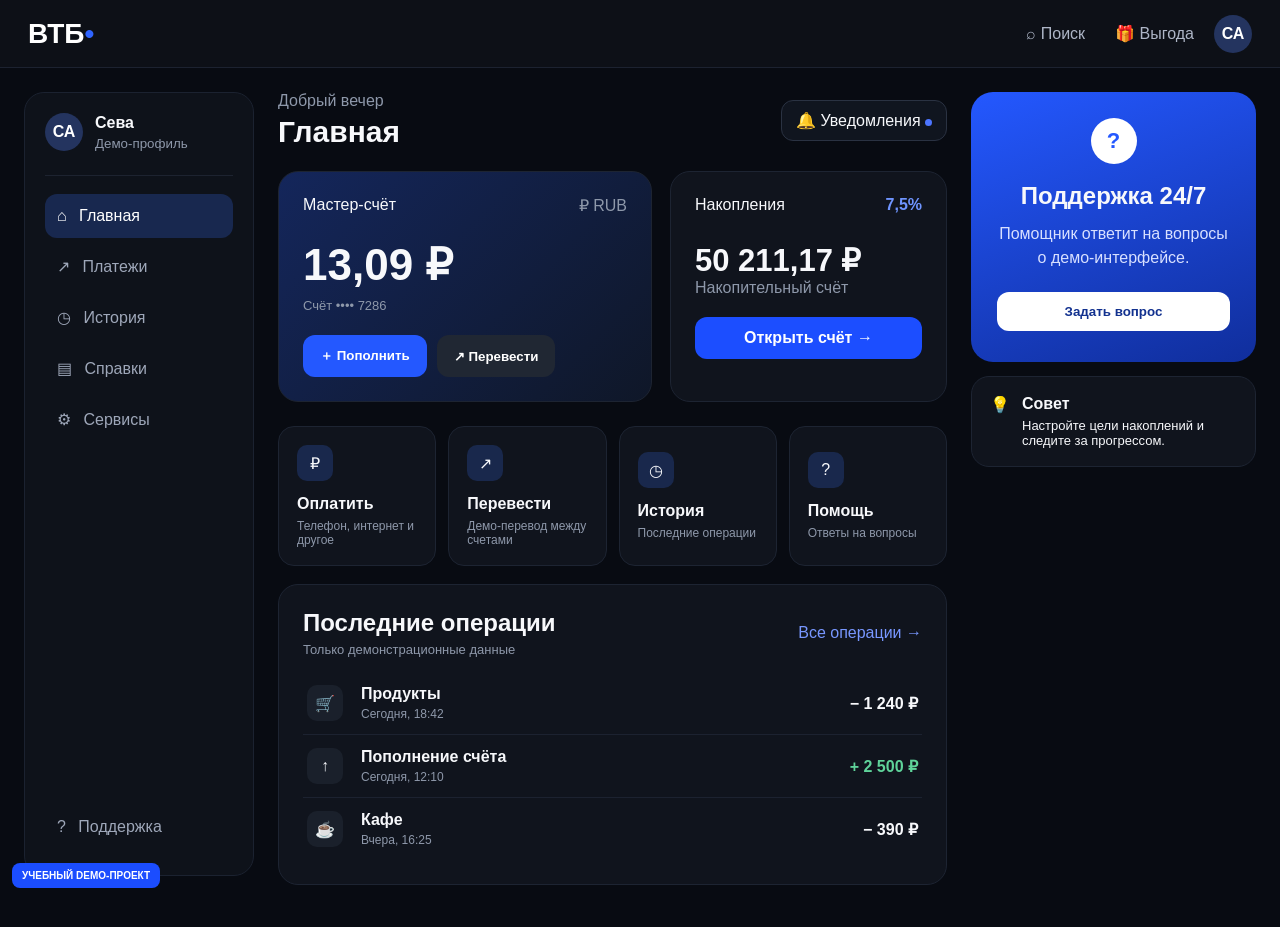
<file: index.html>
<!DOCTYPE html><html lang="ru"><head><meta charset="UTF-8"><meta name="viewport" content="width=device-width,initial-scale=1"><title>Финансовый кабинет — DEMO</title><link rel="stylesheet" href="style.css"></head><body>
<div class="demo-badge">УЧЕБНЫЙ DEMO-ПРОЕКТ</div><header class="header"><button class="icon-btn mobile-menu" data-action="menu">☰</button><a class="logo" href="index.html">ВТБ<span>•</span></a><div class="header-actions"><button class="header-link" data-action="search">⌕ <span>Поиск</span></button><button class="header-link" data-action="bonus">🎁 <span>Выгода</span></button><button class="avatar" data-action="profile">СА</button></div></header>
<div class="layout"><aside class="sidebar" id="sidebar"><div class="user-card"><div class="avatar big">СА</div><div><strong>Сева</strong><small>Демо-профиль</small></div></div><nav><button class="menu-item active" data-section="home">⌂ <span>Главная</span></button><button class="menu-item" data-section="payments">↗ <span>Платежи</span></button><button class="menu-item" data-section="history">◷ <span>История</span></button><button class="menu-item" data-action="help">▤ <span>Справки</span></button><button class="menu-item" data-action="services">⚙ <span>Сервисы</span></button></nav><div class="sidebar-bottom"><button class="menu-item" data-action="support">? <span>Поддержка</span></button></div></aside>
<main class="content"><div class="page-head"><div><p class="eyebrow">Добрый вечер</p><h1 id="pageTitle">Главная</h1></div><button class="outline-btn" data-action="notifications">🔔 Уведомления <span class="dot"></span></button></div>
<section id="homeSection"><div class="balance-grid"><article class="card balance-card"><div class="card-top"><span>Мастер-счёт</span><span class="muted">₽ RUB</span></div><div class="balance">13,09 ₽</div><div class="account-number">Счёт •••• 7286</div><div class="button-row"><button class="primary-btn" data-action="topup">＋ Пополнить</button><button class="secondary-btn" data-action="transfer">↗ Перевести</button></div></article><article class="card savings-mini"><div class="card-top"><span>Накопления</span><span class="rate">7,5%</span></div><h2>50 211,17 ₽</h2><p>Накопительный счёт</p><a class="full-btn" href="savings.html">Открыть счёт →</a></article></div>
<div class="quick-grid"><button class="quick-card" data-action="payment"><span class="quick-icon">₽</span><strong>Оплатить</strong><small>Телефон, интернет и другое</small></button><button class="quick-card" data-action="transfer"><span class="quick-icon">↗</span><strong>Перевести</strong><small>Демо-перевод между счетами</small></button><button class="quick-card" data-action="history"><span class="quick-icon">◷</span><strong>История</strong><small>Последние операции</small></button><button class="quick-card" data-action="support"><span class="quick-icon">?</span><strong>Помощь</strong><small>Ответы на вопросы</small></button></div>
<article class="card"><div class="section-title"><div><h2>Последние операции</h2><p>Только демонстрационные данные</p></div><button class="text-btn" data-action="history">Все операции →</button></div><div class="transactions"><div class="transaction"><span class="tx-icon">🛒</span><div><strong>Продукты</strong><small>Сегодня, 18:42</small></div><b>− 1 240 ₽</b></div><div class="transaction"><span class="tx-icon">↑</span><div><strong>Пополнение счёта</strong><small>Сегодня, 12:10</small></div><b class="plus">+ 2 500 ₽</b></div><div class="transaction"><span class="tx-icon">☕</span><div><strong>Кафе</strong><small>Вчера, 16:25</small></div><b>− 390 ₽</b></div></div></article></section>
<section id="paymentsSection" class="hidden"><article class="card"><div class="section-title"><div><h2>Платежи</h2><p>Интерактивная демонстрация без реальных операций</p></div></div><div class="service-grid"><button class="service-card" data-action="payment-form">📱<strong>Мобильная связь</strong><small>Пополнить номер</small></button><button class="service-card" data-action="payment-form">🌐<strong>Интернет</strong><small>Оплатить интернет</small></button><button class="service-card" data-action="payment-form">🏠<strong>ЖКХ</strong><small>Оплатить коммунальные услуги</small></button><button class="service-card" data-action="payment-form">🎮<strong>Развлечения</strong><small>Демо-оплата</small></button></div></article></section>
<section id="historySection" class="hidden"><article class="card"><div class="section-title"><div><h2>История операций</h2><p>Данные придуманы для демонстрации интерфейса</p></div><button class="outline-btn" data-action="filter">Фильтр</button></div><div class="transactions"><div class="transaction"><span class="tx-icon">🛒</span><div><strong>Продукты</strong><small>13 сентября, 18:42 · Карта</small></div><b>− 1 240 ₽</b></div><div class="transaction"><span class="tx-icon">↑</span><div><strong>Пополнение счёта</strong><small>13 сентября, 12:10 · Демо</small></div><b class="plus">+ 2 500 ₽</b></div><div class="transaction"><span class="tx-icon">☕</span><div><strong>Кафе</strong><small>12 сентября, 16:25 · Карта</small></div><b>− 390 ₽</b></div><div class="transaction"><span class="tx-icon">🎬</span><div><strong>Кино</strong><small>11 сентября, 20:15 · Карта</small></div><b>− 850 ₽</b></div></div></article></section></main>
<aside class="support-panel"><div class="support-card"><span class="support-symbol">?</span><h2>Поддержка 24/7</h2><p>Помощник ответит на вопросы о демо-интерфейсе.</p><button class="white-btn" data-action="support">Задать вопрос</button></div><div class="tip-card">💡 <div><strong>Совет</strong><p>Настройте цели накоплений и следите за прогрессом.</p></div></div></aside></div>
<div class="modal" id="modal"><div class="modal-box"><button class="modal-close" data-action="close">×</button><div id="modalContent"></div></div></div><script src="app.js"></script></body></html>
</file>
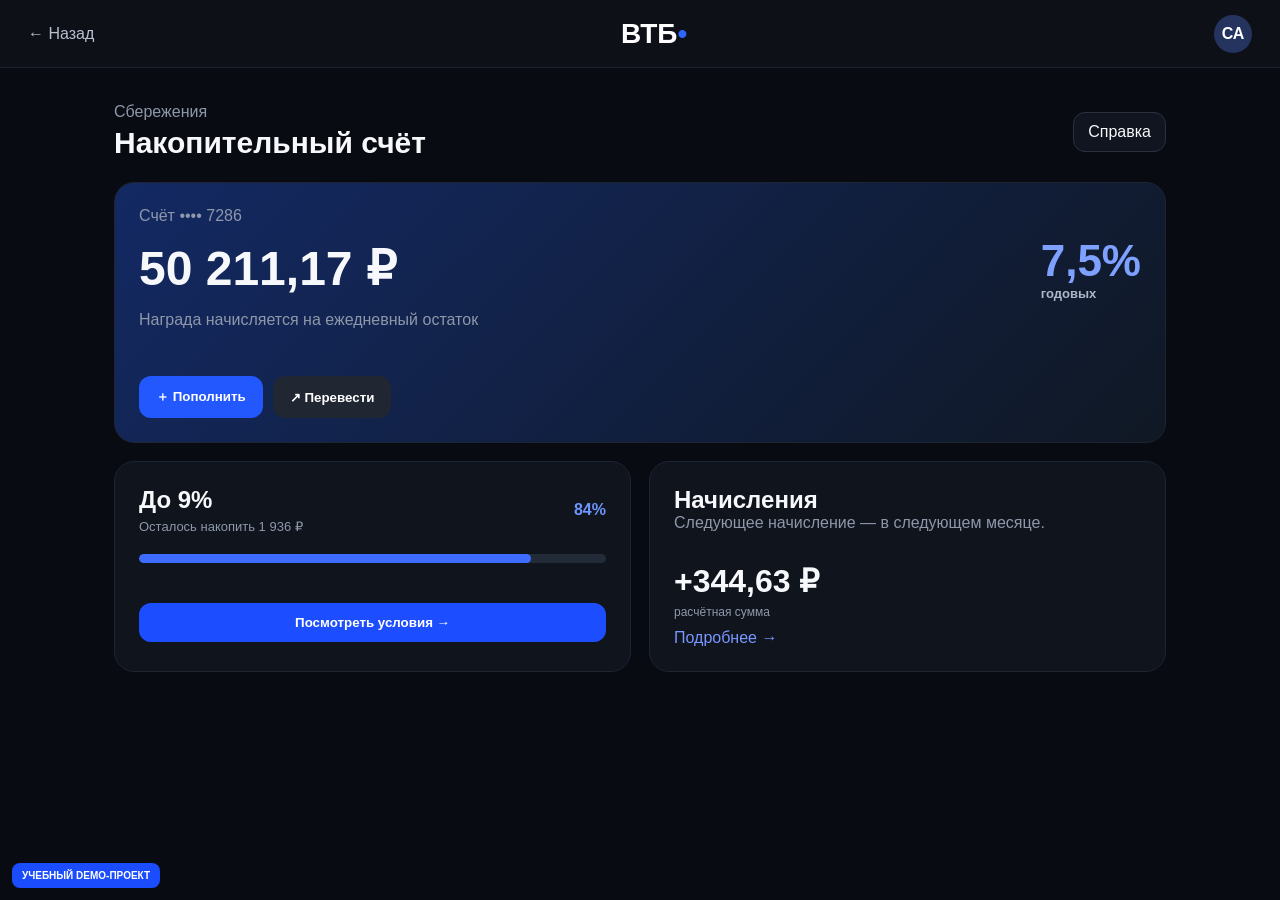
<file: savings.html>
<!DOCTYPE html><html lang="ru"><head><meta charset="UTF-8"><meta name="viewport" content="width=device-width,initial-scale=1"><title>Накопительный счёт — DEMO</title><link rel="stylesheet" href="style.css"></head><body><div class="demo-badge">УЧЕБНЫЙ DEMO-ПРОЕКТ</div><header class="header"><a class="back-link" href="index.html">← Назад</a><a class="logo" href="index.html">ВТБ<span>•</span></a><button class="avatar" data-action="profile">СА</button></header><main class="savings-page"><div class="page-head"><div><p class="eyebrow">Сбережения</p><h1>Накопительный счёт</h1></div><button class="outline-btn" data-action="help">Справка</button></div><section class="savings-hero card"><div><span class="label">Счёт •••• 7286</span><h2>50 211,17 ₽</h2><p>Награда начисляется на ежедневный остаток</p></div><div class="rate-big">7,5%<small>годовых</small></div><div class="button-row"><button class="primary-btn" data-action="topup-savings">＋ Пополнить</button><button class="secondary-btn" data-action="transfer-savings">↗ Перевести</button></div></section><div class="savings-grid"><article class="card"><div class="section-title"><div><h2>До 9%</h2><p>Осталось накопить 1 936 ₽</p></div><span class="percent">84%</span></div><div class="progress"><span></span></div><button class="full-btn" data-action="goal">Посмотреть условия →</button></article><article class="card"><h2>Начисления</h2><p class="muted">Следующее начисление — в следующем месяце.</p><div class="earning">+344,63 ₽<small>расчётная сумма</small></div><button class="text-btn" data-action="help">Подробнее →</button></article></div></main><div class="modal" id="modal"><div class="modal-box"><button class="modal-close" data-action="close">×</button><div id="modalContent"></div></div></div><script src="app.js"></script></body></html>
</file>
<file: style.css>
*{box-sizing:border-box;margin:0;padding:0}body{font-family:Arial,sans-serif;background:#080b12;color:#f7f8fb;min-height:100vh}.demo-badge{position:fixed;bottom:12px;left:12px;z-index:2000;background:#1b4dff;color:#fff;padding:7px 10px;border-radius:8px;font-size:10px;font-weight:700}.header{height:68px;border-bottom:1px solid #1c2230;background:#0d1017;display:flex;align-items:center;justify-content:space-between;padding:0 28px;position:sticky;top:0;z-index:100}.logo{font-size:28px;font-weight:800;color:#fff;text-decoration:none}.logo span{color:#2f64ff}.header-actions{display:flex;gap:10px;align-items:center}.header-link,.icon-btn,.avatar,.outline-btn,.text-btn,.menu-item,.quick-card,.service-card{font:inherit;border:0;background:none;color:inherit;cursor:pointer}.header-link{padding:10px;color:#aeb6c7}.avatar{width:38px;height:38px;border-radius:50%;background:#24345f;color:#fff;font-weight:700}.avatar.big{display:grid;place-items:center}.mobile-menu{display:none}.layout{display:grid;grid-template-columns:230px minmax(0,1fr) 285px;gap:24px;padding:24px;max-width:1500px;margin:auto}.sidebar{background:#0e121a;border:1px solid #1b2230;border-radius:20px;padding:20px;height:calc(100vh - 116px);position:sticky;top:92px;display:flex;flex-direction:column}.user-card{display:flex;gap:12px;align-items:center;padding-bottom:24px;border-bottom:1px solid #1d2330}.user-card small{display:block;color:#8e98aa;margin-top:4px}.sidebar nav{padding-top:18px}.menu-item{width:100%;text-align:left;padding:13px 12px;border-radius:12px;color:#9ea7b9;margin-bottom:6px}.menu-item span{margin-left:8px}.menu-item:hover,.menu-item.active{background:#18284f;color:#fff}.sidebar-bottom{margin-top:auto}.page-head{display:flex;align-items:center;justify-content:space-between;margin-bottom:22px}.eyebrow,.muted,.account-number,.label,.card p,.transaction small,.quick-card small,.service-card small{color:#8e98aa}.page-head h1{font-size:30px;margin-top:5px}.outline-btn{border:1px solid #2a3242;padding:10px 14px;border-radius:12px;background:#10151f}.dot{display:inline-block;width:7px;height:7px;background:#4d75ff;border-radius:50%}.balance-grid{display:grid;grid-template-columns:1.35fr 1fr;gap:18px}.card{background:#10141d;border:1px solid #1d2432;border-radius:20px;padding:24px;margin-bottom:18px}.balance-card{background:linear-gradient(135deg,#14265b,#0f1728)}.card-top,.section-title{display:flex;justify-content:space-between}.balance{font-size:44px;font-weight:800;margin:24px 0 8px}.account-number{font-size:13px}.button-row{display:flex;gap:10px;margin-top:22px;flex-wrap:wrap}.primary-btn,.secondary-btn,.full-btn,.white-btn{border:0;border-radius:12px;padding:12px 17px;font-weight:700;cursor:pointer;text-decoration:none;display:inline-block}.primary-btn{background:#2458ff;color:white}.secondary-btn{background:#202733;color:white}.full-btn{background:#1c4eff;color:white;width:100%;text-align:center;margin-top:20px}.rate,.percent{color:#6f95ff;font-weight:700}.savings-mini h2{font-size:31px;margin-top:28px}.quick-grid{display:grid;grid-template-columns:repeat(4,1fr);gap:12px;margin:6px 0 18px}.quick-card{background:#10141d;border:1px solid #1d2432;border-radius:16px;padding:18px;text-align:left}.quick-icon{display:grid;place-items:center;width:36px;height:36px;border-radius:10px;background:#19284c;margin-bottom:14px}.quick-card strong,.quick-card small{display:block}.quick-card small{font-size:12px;margin-top:6px}.section-title{align-items:center;margin-bottom:15px}.section-title p{font-size:13px;margin-top:5px}.text-btn{color:#7897ff}.transactions{display:grid}.transaction{display:grid;grid-template-columns:42px 1fr auto;align-items:center;gap:12px;padding:13px 4px;border-bottom:1px solid #1c2230}.transaction:last-child{border:0}.tx-icon{width:36px;height:36px;border-radius:10px;background:#1a202b;display:grid;place-items:center}.transaction small{display:block;font-size:12px;margin-top:4px}.plus{color:#5fd39a}.support-card{background:linear-gradient(160deg,#2458ff,#102e9c);border-radius:22px;padding:26px;text-align:center;min-height:270px}.support-symbol{width:46px;height:46px;border-radius:50%;display:grid;place-items:center;background:#fff;color:#2458ff;margin:0 auto 18px;font-weight:800;font-size:22px}.support-card p{color:#d8e0ff;line-height:1.5;margin:12px 0 22px}.white-btn{background:#fff;color:#12318f;width:100%}.tip-card{display:flex;gap:12px;padding:18px;margin-top:14px;border:1px solid #1d2432;background:#10141d;border-radius:18px}.tip-card p{font-size:13px;margin-top:5px}.hidden{display:none}.modal{position:fixed;inset:0;background:rgba(0,0,0,.72);display:flex;align-items:center;justify-content:center;opacity:0;visibility:hidden;transition:.2s;z-index:1500;padding:20px}.modal.show{opacity:1;visibility:visible}.modal-box{position:relative;width:480px;max-width:100%;background:#11161f;border:1px solid #2a3241;border-radius:22px;padding:30px}.modal-close{position:absolute;right:12px;top:10px;border:0;background:transparent;color:#aeb6c7;font-size:28px;cursor:pointer}.modal-box label{display:block;color:#b9c1cf;font-size:13px;margin:14px 0}.modal-box input{display:block;width:100%;margin-top:7px;padding:13px;border:1px solid #2b3445;background:#0b0f16;color:#fff;border-radius:10px}.modal-note{color:#9ba5b6;line-height:1.5;margin-bottom:16px}.modal-amount{font-size:30px;font-weight:800;margin-top:10px}.full{width:100%;margin-top:12px}.service-grid{display:grid;grid-template-columns:1fr 1fr;gap:10px}.service-card{background:#151b25;border:1px solid #263041;border-radius:14px;padding:17px;text-align:left;min-height:90px}.service-card strong,.service-card small{display:block;margin-top:8px}.service-list{display:grid;gap:9px}.service-list button{padding:15px;background:#171d27;border:1px solid #273043;color:#fff;border-radius:12px;text-align:left}.notice{padding:14px;background:#171d27;border-radius:12px;margin:8px 0}.notice p{color:#a5afbf;margin-top:5px;font-size:13px}.toast{position:fixed;bottom:24px;left:50%;transform:translateX(-50%);background:#fff;color:#111;padding:13px 18px;border-radius:12px;z-index:3000;font-weight:700}.back-link{color:#b8c0cf;text-decoration:none}.savings-page{max-width:1100px;margin:auto;padding:35px 24px}.savings-hero{display:grid;grid-template-columns:1fr auto;gap:25px;align-items:center;background:linear-gradient(135deg,#132963,#101824)}.savings-hero h2{font-size:48px;margin:15px 0}.rate-big{font-size:44px;font-weight:800;color:#7ea0ff}.rate-big small{display:block;font-size:13px;color:#aeb7c8}.savings-hero .button-row{grid-column:1/-1}.savings-grid{display:grid;grid-template-columns:1fr 1fr;gap:18px}.progress{height:9px;background:#242b38;border-radius:99px;overflow:hidden;margin:20px 0}.progress span{display:block;height:100%;width:84%;background:#3e6cff;border-radius:99px}.earning{font-size:32px;font-weight:800;margin:30px 0 10px}.earning small{display:block;color:#8e98aa;font-size:12px;font-weight:400;margin-top:5px}@media(max-width:1100px){.layout{grid-template-columns:210px minmax(0,1fr)}.support-panel{display:none}.quick-grid{grid-template-columns:repeat(2,1fr)}}@media(max-width:760px){.header{padding:0 14px}.header-link span{display:none}.mobile-menu{display:block;font-size:22px}.layout{display:block;padding:14px}.sidebar{position:fixed;left:14px;top:82px;width:250px;height:auto;z-index:1200;transform:translateX(-120%);transition:.25s;box-shadow:0 20px 50px #000}.sidebar.open{transform:translateX(0)}.page-head h1{font-size:25px}.balance-grid,.savings-grid{grid-template-columns:1fr}.balance{font-size:37px}.quick-grid{grid-template-columns:1fr 1fr}.savings-hero{grid-template-columns:1fr}.savings-hero h2{font-size:37px}.rate-big{font-size:37px}.service-grid{grid-template-columns:1fr}.transaction{font-size:13px}.card{padding:18px}}@media(max-width:430px){.quick-grid{grid-template-columns:1fr}}
</file>
